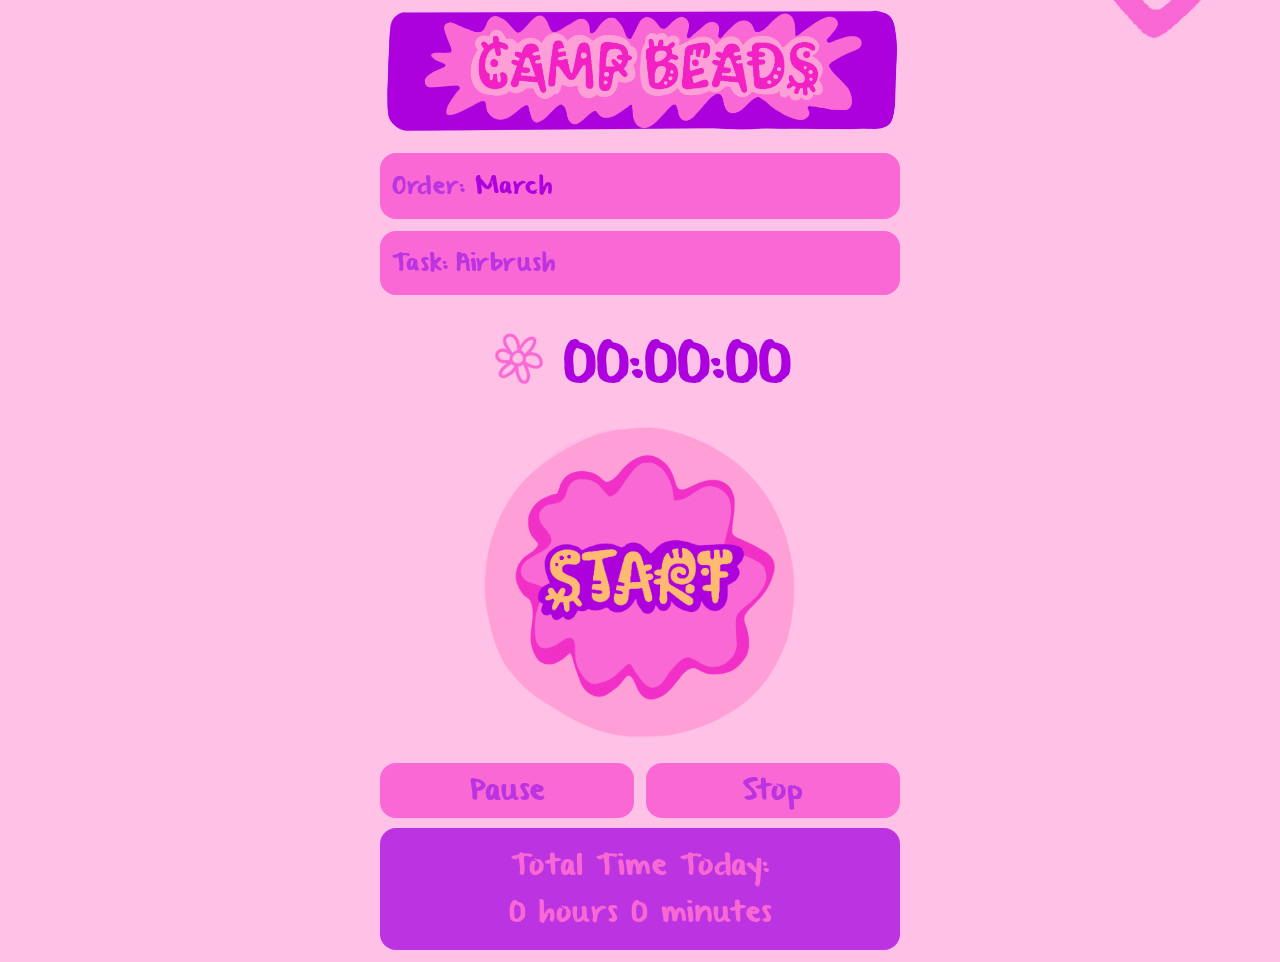
<file: index.html>
<!doctype html>
<html lang="en">
<head>
  <meta charset="utf-8" />
  <meta name="viewport" content="width=device-width, initial-scale=1" />
  <title>Timer</title>
  <link rel="stylesheet" href="style.css" />
</head>
<body>

  <div class="backdrop" id="backdrop" aria-hidden="true"></div>

  <aside class="drawer" id="drawer" aria-label="Menu">
    <div class="drawerEmoji">
      <img src="assets/emojis.png" alt="">
    </div>

    <nav class="drawerMenu">
      <a class="drawerBtn" href="index.html"><img src="assets/timer.png" alt="Timer"></a>
      <a class="drawerBtn" href="entries.html"><img src="assets/entries.png" alt="Entries"></a>
      <a class="drawerBtn" href="analytics.html"><img src="assets/analytics.png" alt="Analytics"></a>
      <a class="drawerBtn" href="export.html"><img src="assets/export.png" alt="Export"></a>
    </nav>
  </aside>

  <div class="timerScreen">

    <div class="container">
      <img src="assets/header.png" class="headerImage" alt="Camp Beads">
    </div>

    <div class="container">
      
        <div class="field">
          <div class="blockPink inlineBlock">
            <span class="prefix">Order:</span>
            <input id="orderInput" class="inlineField" type="text" placeholder="March" />
          </div>
        </div>

        <div class="field">
          <div class="blockPink inlineBlock">
            <span class="prefix">Task:</span>
            <select id="taskSelect" class="inlineField" aria-label="Task"></select>
          </div>
        </div>
      
      </div>

    <div class="timerRow">
      <button class="flowerBtn" id="btnMenu" aria-label="Open menu">
        <img src="assets/flower.png" alt="">
      </button>

      <div id="timerDisplay" class="timerDisplay">00:00:00</div>
    </div>

    <div class="container" style="display:flex; justify-content:center;">
      <button class="startImgBtn" id="btnStart" aria-label="Start">
        <img src="assets/start.png" alt="Start">
      </button>
    </div>

    <div class="container">
      <div class="controlRow">
        <button class="controlBlock blockPink" id="btnPause">Pause</button>
        <button class="controlBlock blockPink" id="btnStop">Stop</button>
      </div>
    </div>

    <div class="container">
      <div class="todayBlock blockToday">
        <div class="todayTitle">Total Time Today:</div>
        <div id="todayTotal" class="todayValue">0 hours 0 minutes</div>
      </div>
    </div>

  </div>

  <div class="sheetBackdrop" id="sheetBackdrop" aria-hidden="true"></div>
  <div class="sheet" id="sheet" role="dialog" aria-modal="true" aria-label="Bead count">
    <div class="sheetHandle"></div>
    <h2 class="sheetTitle">Bead Count</h2>

    <div class="sheetRow">
      <input id="beadCountInput" type="number" min="0" step="1" inputmode="numeric" placeholder="Enter bead count" />

      <div class="sheetBtns">
        <button class="btn" id="btnBeadSkip">Skip</button>
        <button class="btn" id="btnBeadSave">Save</button>
      </div>

      <p class="smallNote" id="sheetNote"></p>
    </div>
  </div>

  <script src="app.js"></script>
  <script>
    initDrawer();

    const orderInput = document.getElementById("orderInput");
    const taskSelect = document.getElementById("taskSelect");
    const timerDisplay = document.getElementById("timerDisplay");
    const btnStart = document.getElementById("btnStart");
    const btnPause = document.getElementById("btnPause");
    const btnStop = document.getElementById("btnStop");
    const todayTotal = document.getElementById("todayTotal");

    const sheetBackdrop = document.getElementById("sheetBackdrop");
    const sheet = document.getElementById("sheet");
    const beadCountInput = document.getElementById("beadCountInput");
    const btnBeadSkip = document.getElementById("btnBeadSkip");
    const btnBeadSave = document.getElementById("btnBeadSave");

    let tickHandle = null;

    function refreshToday() {
      todayTotal.textContent = msToHoursMinutesWords(computeTodayMs(loadEntries(), true));
    }

    function refreshTaskOptions(selected) {
      const tasks = getTasks();
      taskSelect.innerHTML = "";

      tasks.forEach(t => {
        const opt = document.createElement("option");
        opt.value = t;
       opt.textContent = t;
        taskSelect.appendChild(opt);
      });

      const addOpt = document.createElement("option");
      addOpt.value = "__ADD__";
      addOpt.textContent = "Add Task...";
      taskSelect.appendChild(addOpt);

      if (selected && tasks.includes(selected)) {
        taskSelect.value = selected;
      } else if (tasks.length) {
        taskSelect.value = tasks[0];
      }
    }

    function renderTimer() {
      const active = getActiveTimer();
      timerDisplay.textContent = active ? msToHMS(currentElapsedMs(active)) : "00:00:00";
      btnPause.textContent = active && active.isPaused ? "Resume" : "Pause";
      refreshToday();
    }

    function startTicker() {
      if (tickHandle) clearInterval(tickHandle);
      tickHandle = setInterval(renderTimer, 250);
    }

    function stopTicker() {
      if (tickHandle) clearInterval(tickHandle);
      tickHandle = null;
    }

    function openSheet() {
      sheetBackdrop.classList.add("open");
      sheet.classList.add("open");
      beadCountInput.value = "";
      beadCountInput.focus();
    }

    function closeSheet() {
      sheetBackdrop.classList.remove("open");
      sheet.classList.remove("open");
    }

    taskSelect.addEventListener("change", () => {
      if (taskSelect.value === "__ADD__") {
        const v = prompt("New task name:");
        if (v && v.trim()) {
          addTask(v.trim());
          refreshTaskOptions(v.trim());
        } else {
          const s = getSettings();
          refreshTaskOptions(s.activeTask || getTasks()[0] || "");
        }
      }

      const s = getSettings();
      if (taskSelect.value !== "__ADD__") {
        s.activeTask = taskSelect.value;
        saveSettings(s);
      }
    });

    orderInput.addEventListener("change", () => {
      const v = String(orderInput.value || "").trim().replace(/\s+order$/i, "");
      orderInput.value = v;
      const s = getSettings();
      s.activeOrder = v;
      saveSettings(s);
    });

    btnStart.addEventListener("click", () => {
      let order = String(orderInput.value || "").trim().replace(/\s+order$/i, "");
      orderInput.value = order;
      const task = String(taskSelect.value || "").trim();

      if (!order) {
        alert("Enter an order first.");
        orderInput.focus();
        return;
      }

      if (!task || task === "__ADD__") {
        alert("Choose a task first.");
        taskSelect.focus();
        return;
      }

      const active = getActiveTimer();

      if (!active) {
        startNewTimer(order, task);
      } else if (active.isPaused) {
        pauseResumeTimer();
      }

      const s = getSettings();
      s.activeOrder = order;
      s.activeTask = task;
      saveSettings(s);

      startTicker();
      renderTimer();
    });

    btnPause.addEventListener("click", () => {
      const active = getActiveTimer();
      if (!active) return;
      pauseResumeTimer();
      renderTimer();
    });

    btnStop.addEventListener("click", async () => {
      const active = getActiveTimer();
      if (!active) return;

      if (TASKS_REQUIRE_BEAD_COUNT.has(active.task)) {
        openSheet();
      } else {
        await stopTimerAndSave(0);
        closeSheet();
        renderTimer();
      }
    });

    sheetBackdrop.addEventListener("click", closeSheet);

    btnBeadSkip.addEventListener("click", async () => {
      await stopTimerAndSave(0);
      closeSheet();
      renderTimer();
    });

    btnBeadSave.addEventListener("click", async () => {
      await stopTimerAndSave(safeInt(beadCountInput.value, 0));
      closeSheet();
      renderTimer();
    });

    const settings = getSettings();
    orderInput.value = (settings.activeOrder || "").replace(/\s+order$/i, "");
    refreshTaskOptions(settings.activeTask || "");

    if (getActiveTimer()) startTicker();
    else stopTicker();

    renderTimer();

    if (getGitHubToken()) {
      pullFromGitHub().then(() => {
        refreshTaskOptions(taskSelect.value);
        renderTimer();
      }).catch(() => {});
    }

    setInterval(refreshToday, 60000);
  </script>
</body>
</html>
</file>
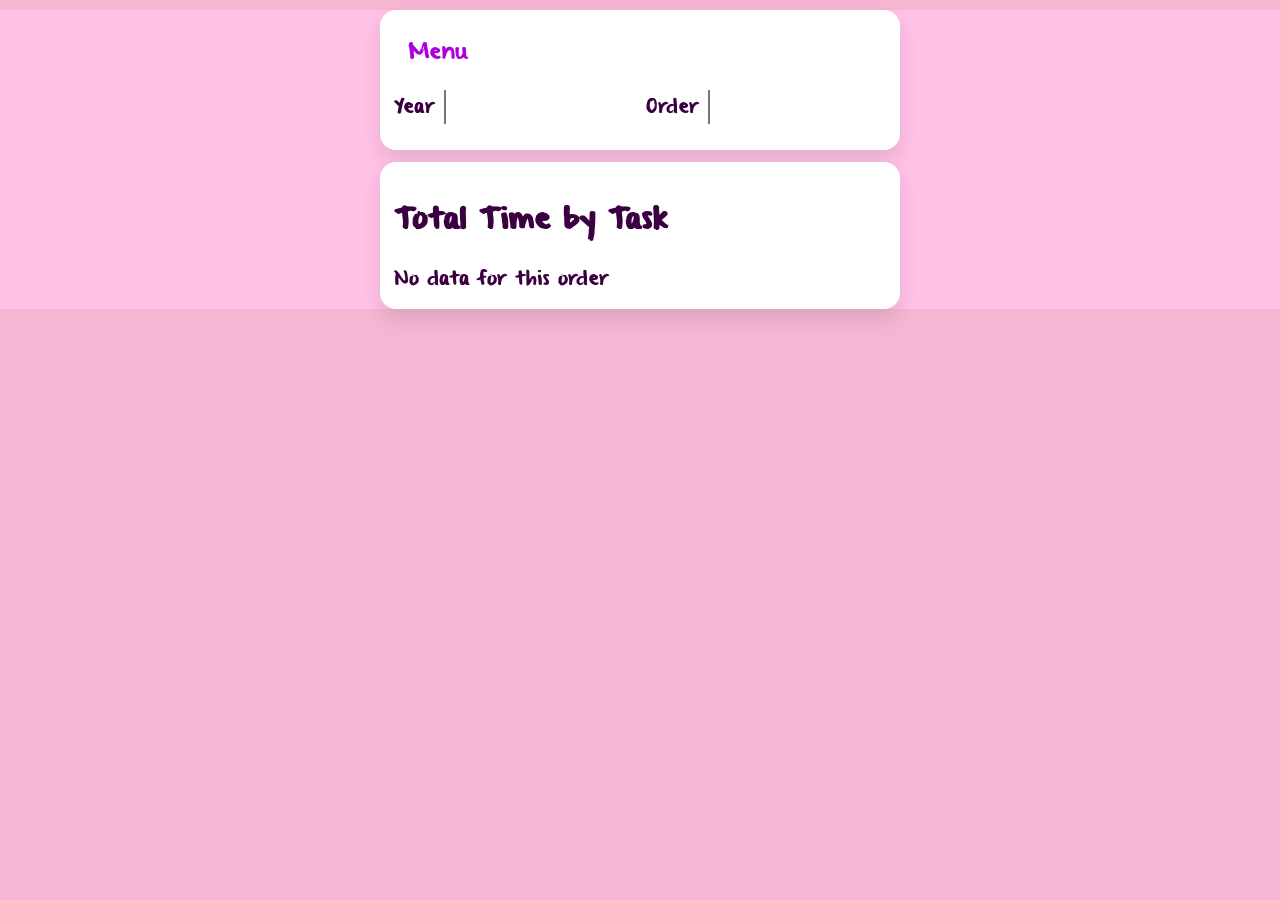
<file: analytics.html>
<!doctype html>
<html lang="en">
<head>
<meta charset="utf-8">
<meta name="viewport" content="width=device-width, initial-scale=1">
<title>Analytics</title>
<link rel="stylesheet" href="style.css">
</head>

<body>

<div class="backdrop" id="backdrop"></div>

<aside class="drawer" id="drawer">
  <div class="drawerEmoji">
    <img src="assets/emojis.png">
  </div>

  <nav class="drawerMenu">
    <a class="drawerBtn" href="index.html"><img src="assets/timer.png"></a>
    <a class="drawerBtn" href="entries.html"><img src="assets/entries.png"></a>
    <a class="drawerBtn" href="analytics.html"><img src="assets/analytics.png"></a>
    <a class="drawerBtn" href="export.html"><img src="assets/export.png"></a>
  </nav>
</aside>

<div class="container">

<div class="card" style="margin-top:10px">

<div class="row">
<button class="btn" id="btnMenu">Menu</button>
</div>

<div class="row" style="margin-top:10px">

<div class="field">
<label>Year</label>
<select id="yearSelect"></select>
</div>

<div class="field">
<label>Order</label>
<select id="orderSelect"></select>
</div>

</div>

</div>

<div class="card chartCard" style="margin-top:12px">

<h2 class="sectionTitle">Total Time by Task</h2>

<div id="chartRows"></div>

</div>

</div>

<script src="app.js"></script>

<script>

initDrawer()

const yearSelect=document.getElementById("yearSelect")
const orderSelect=document.getElementById("orderSelect")
const chartRows=document.getElementById("chartRows")

function fillYearOptions(entries){

const years=[...new Set(entries.map(e=>{
const p=parseMMDDYYYY(e.date)
return p?p.yyyy:null
}).filter(Boolean))].sort((a,b)=>b-a)

yearSelect.innerHTML=""

years.forEach(y=>{
const opt=document.createElement("option")
opt.value=y
opt.textContent=y
yearSelect.appendChild(opt)
})

}

function fillOrderOptions(entries,year){

const orders=[...new Set(entries
.filter(e=>parseMMDDYYYY(e.date)?.yyyy===year)
.map(e=>e.order)
.filter(Boolean))].sort()

orderSelect.innerHTML=""

orders.forEach(o=>{
const opt=document.createElement("option")
opt.value=o
opt.textContent=o
orderSelect.appendChild(opt)
})

}

function renderChart(){

const entries=loadEntries()

const year=parseInt(yearSelect.value)
const order=orderSelect.value

const tasks=getTasks()

const filtered=entries.filter(e=>{
const y=parseMMDDYYYY(e.date)?.yyyy
return y===year && e.order===order
})

const totals={}

tasks.forEach(t=>totals[t]=0)

filtered.forEach(e=>{
totals[e.task]+=Number(e.duration_ms||0)
})

const max=Math.max(...Object.values(totals),1)

chartRows.innerHTML=""

tasks.forEach(task=>{

const ms=totals[task]

if(ms<=0)return

const row=document.createElement("div")
row.className="barRow"

const percent=(ms/max)*100

row.innerHTML=`
<div class="taskLabel">${task}</div>
<div class="barTrack">
<div class="barFill" style="width:${percent}%"></div>
</div>
<div class="barValue">${msToHuman(ms)}</div>
`

chartRows.appendChild(row)

})

if(chartRows.innerHTML===""){
chartRows.innerHTML=`<div class="smallNote">No data for this order</div>`
}

}

function boot(){

const entries=loadEntries()

fillYearOptions(entries)

if(yearSelect.value){
fillOrderOptions(entries,parseInt(yearSelect.value))
}

renderChart()

}

yearSelect.addEventListener("change",()=>{
const entries=loadEntries()
fillOrderOptions(entries,parseInt(yearSelect.value))
renderChart()
})

orderSelect.addEventListener("change",renderChart)

if(getGitHubToken()){
pullFromGitHub().then(boot).catch(boot)
}else{
boot()
}

</script>

</body>
</html>
</file>
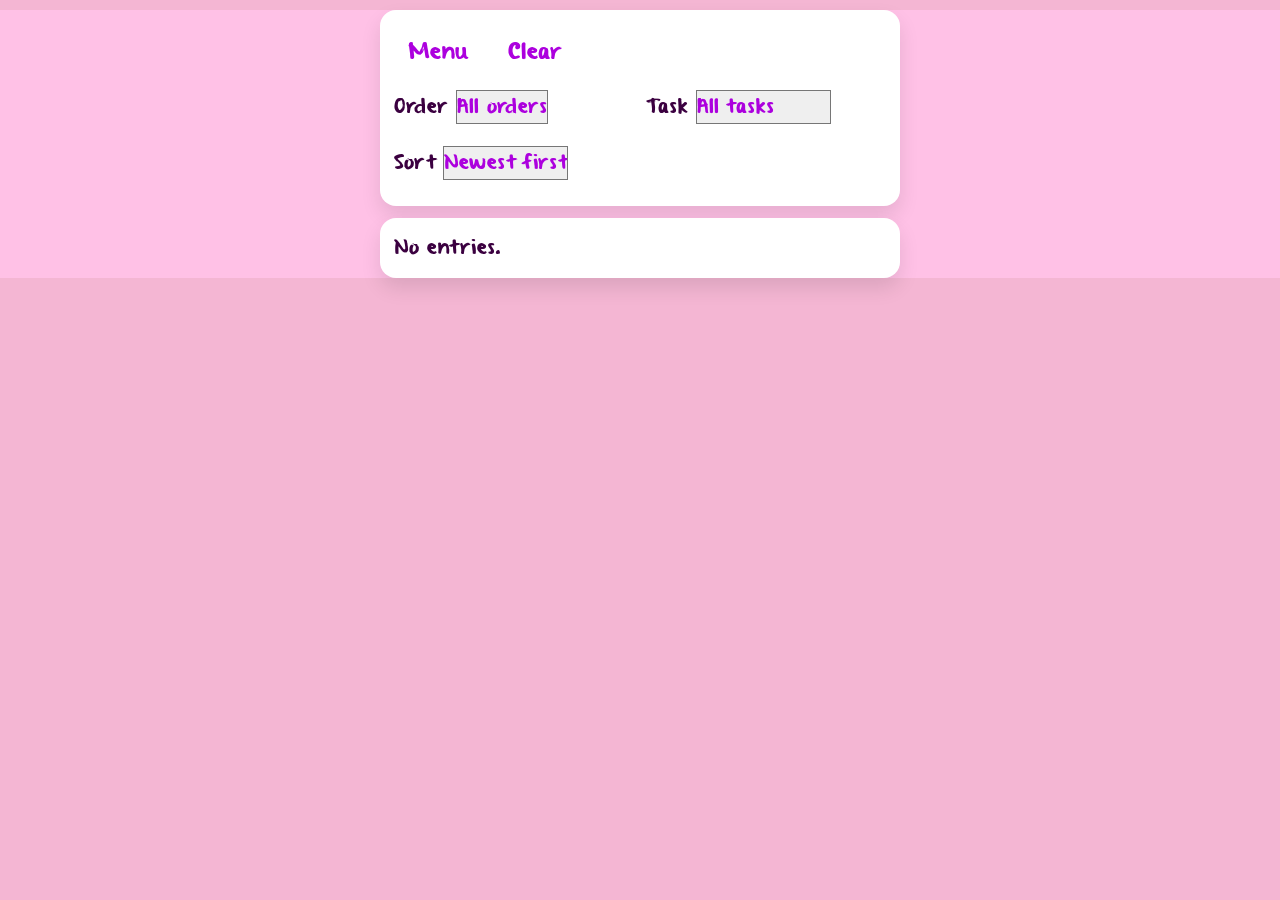
<file: entries.html>
<!doctype html>
<html lang="en">
<head>
  <meta charset="utf-8" />
  <meta name="viewport" content="width=device-width, initial-scale=1" />
  <title>Entries</title>
  <link rel="stylesheet" href="style.css" />
</head>
<body>

  <div class="backdrop" id="backdrop" aria-hidden="true"></div>

  <aside class="drawer" id="drawer" aria-label="Menu">
    <div class="drawerEmoji">
      <img src="assets/emojis.png" alt="">
    </div>

    <nav class="drawerMenu">
      <a class="drawerBtn" href="index.html"><img src="assets/timer.png" alt="Timer"></a>
      <a class="drawerBtn" href="entries.html"><img src="assets/entries.png" alt="Entries"></a>
      <a class="drawerBtn" href="analytics.html"><img src="assets/analytics.png" alt="Analytics"></a>
      <a class="drawerBtn" href="export.html"><img src="assets/export.png" alt="Export"></a>
    </nav>
  </aside>

  <div class="container">

    <div class="card" style="margin-top:10px;">
      <div class="row">
        <button class="btn" id="btnMenu">Menu</button>
        <button class="btn" id="btnClearFilters">Clear</button>
      </div>

      <div class="row" style="margin-top:10px;">
        <div class="field">
          <label for="orderFilter">Order</label>
          <select id="orderFilter"></select>
        </div>

        <div class="field">
          <label for="taskFilter">Task</label>
          <select id="taskFilter"></select>
        </div>
      </div>

      <div class="row" style="margin-top:10px;">
        <div class="field">
          <label for="sortSelect">Sort</label>
          <select id="sortSelect">
            <option value="newest">Newest first</option>
            <option value="oldest">Oldest first</option>
          </select>
        </div>
      </div>
    </div>

    <div class="list" id="entriesList" style="margin-top:12px;"></div>

  </div>

  <div class="sheetBackdrop" id="editBackdrop" aria-hidden="true"></div>
  <div class="sheet" id="editSheet" role="dialog" aria-modal="true" aria-label="Edit entry">
    <div class="sheetHandle"></div>
    <h2 class="sheetTitle">Edit</h2>

    <div class="sheetRow">
      <div class="field">
        <label for="editTask">Task</label>
        <select id="editTask"></select>
      </div>

      <div class="field">
        <label for="editStart">Start time</label>
        <input id="editStart" type="text" placeholder="3:45 PM" />
      </div>

      <div class="field">
        <label for="editEnd">End time</label>
        <input id="editEnd" type="text" placeholder="4:10 PM" />
      </div>

      <div class="field">
        <label for="editBeads">Bead count</label>
        <input id="editBeads" type="number" min="0" step="1" inputmode="numeric" />
      </div>

      <div class="sheetBtns">
        <button class="btn" id="btnEditCancel">Cancel</button>
        <button class="btn" id="btnEditSave">Save</button>
      </div>

      <p class="smallNote" id="editNote"></p>
    </div>
  </div>

  <script src="app.js"></script>
  <script>
    initDrawer();

    const orderFilter = document.getElementById("orderFilter");
    const taskFilter = document.getElementById("taskFilter");
    const sortSelect = document.getElementById("sortSelect");
    const btnClearFilters = document.getElementById("btnClearFilters");
    const entriesList = document.getElementById("entriesList");

    const editBackdrop = document.getElementById("editBackdrop");
    const editSheet = document.getElementById("editSheet");
    const editTask = document.getElementById("editTask");
    const editStart = document.getElementById("editStart");
    const editEnd = document.getElementById("editEnd");
    const editBeads = document.getElementById("editBeads");
    const btnEditCancel = document.getElementById("btnEditCancel");
    const btnEditSave = document.getElementById("btnEditSave");
    const editNote = document.getElementById("editNote");

    let editingId = null;

    function fillFilters() {
      const entries = loadEntries();
      const orders = uniq(
        entries.map(e => String(e.order || "").trim()).filter(Boolean)
      ).sort((a, b) => a.localeCompare(b));

      const tasks = getTasks();

      const prevOrder = orderFilter.value;
      const prevTask = taskFilter.value;

      orderFilter.innerHTML = `<option value="">All orders</option>`;
      orders.forEach(o => {
        const opt = document.createElement("option");
        opt.value = o;
        opt.textContent = o;
        orderFilter.appendChild(opt);
      });
      if ([...orderFilter.options].some(o => o.value === prevOrder)) {
        orderFilter.value = prevOrder;
      }

      taskFilter.innerHTML = `<option value="">All tasks</option>`;
      tasks.forEach(t => {
        const opt = document.createElement("option");
        opt.value = t;
        opt.textContent = t;
        taskFilter.appendChild(opt);
      });
      if ([...taskFilter.options].some(o => o.value === prevTask)) {
        taskFilter.value = prevTask;
      }

      editTask.innerHTML = "";
      tasks.forEach(t => {
        const opt = document.createElement("option");
        opt.value = t;
        opt.textContent = t;
        editTask.appendChild(opt);
      });
    }

    function sortKey(e) {
      const p = parseMMDDYYYY(e.date);
      const y = p ? p.yyyy : 0;
      const m = p ? p.mm : 0;
      const d = p ? p.dd : 0;
      const t = parseHMS(e.end_time);
      const sec = t ? hmsToSeconds(t) : 0;
      return y * 1e9 + m * 1e7 + d * 1e5 + sec;
    }

    function openEdit(entry) {
      editingId = entry.id;
      editTask.value = entry.task || "";
      editStart.value = to12h(entry.start_time);
      editEnd.value = to12h(entry.end_time);
      editBeads.value = String(entry.bead_count ?? 0);
      editNote.textContent = "";

      editBackdrop.classList.add("open");
      editSheet.classList.add("open");
    }

    function closeEdit() {
      editingId = null;
      editBackdrop.classList.remove("open");
      editSheet.classList.remove("open");
    }

    function recomputeDurationMs(startHMS, endHMS) {
      const ps = parseHMS(startHMS);
      const pe = parseHMS(endHMS);
      if (!ps || !pe) return null;

      let s = hmsToSeconds(ps);
      let e = hmsToSeconds(pe);

      if (e < s) e += 86400;

      return (e - s) * 1000;
    }

    async function saveEdit() {
      const entries = loadEntries();
      const idx = entries.findIndex(e => String(e.id) === String(editingId));

      if (idx < 0) {
        editNote.textContent = "Could not find that entry.";
        return;
      }

      const task = String(editTask.value || "").trim();
      const start = parse12h(editStart.value);
      const end = parse12h(editEnd.value);
      const beads = Math.max(0, safeInt(editBeads.value, 0));

      if (!task) {
        editNote.textContent = "Choose a task.";
        return;
      }

      if (!start || !end) {
        editNote.textContent = "Use times like 3:45 PM.";
        return;
      }

      const duration = recomputeDurationMs(start, end);
      if (duration == null) {
        editNote.textContent = "Invalid time.";
        return;
      }

      entries[idx] = {
        ...entries[idx],
        task,
        start_time: start,
        end_time: end,
        bead_count: beads,
        duration_ms: duration
      };

      saveEntries(entries);

      try {
        await syncPullThenPush();
      } catch (e) {}

      closeEdit();
      fillFilters();
      render();
    }

    async function deleteEntry(id) {
      const ok = confirm("Delete this entry?");
      if (!ok) return;

      const entries = loadEntries().filter(e => String(e.id) !== String(id));
      saveEntries(entries);

      try {
        await syncPullThenPush();
      } catch (e) {}

      fillFilters();
      render();
    }

    function render() {
      let entries = loadEntries().slice();

      if (orderFilter.value) {
        entries = entries.filter(e => String(e.order || "").trim() === orderFilter.value);
      }

      if (taskFilter.value) {
        entries = entries.filter(e => String(e.task || "").trim() === taskFilter.value);
      }

      entries.sort((a, b) =>
        sortSelect.value === "oldest"
          ? sortKey(a) - sortKey(b)
          : sortKey(b) - sortKey(a)
      );

      entriesList.innerHTML = "";

      if (!entries.length) {
        entriesList.innerHTML = `<div class="card">No entries.</div>`;
        return;
      }

      entries.forEach(e => {
        const card = document.createElement("div");
        card.className = "entry";

        const left = document.createElement("div");
        left.className = "left";
        left.innerHTML = `
          <div class="main">${e.order} · ${e.task}</div>
          <div class="meta">${e.date} · ${to12h(e.start_time)} – ${to12h(e.end_time)} · ${msToHuman(e.duration_ms)} · Beads: ${e.bead_count ?? 0}</div>
        `;

        const right = document.createElement("div");
        right.className = "right";

        const editBtn = document.createElement("button");
        editBtn.className = "btn";
        editBtn.textContent = "Edit";
        editBtn.addEventListener("click", () => openEdit(e));

        const deleteBtn = document.createElement("button");
        deleteBtn.className = "btn btnDanger";
        deleteBtn.textContent = "Delete";
        deleteBtn.addEventListener("click", () => deleteEntry(e.id));

        right.appendChild(editBtn);
        right.appendChild(deleteBtn);

        card.appendChild(left);
        card.appendChild(right);
        entriesList.appendChild(card);
      });
    }

    orderFilter.addEventListener("change", render);
    taskFilter.addEventListener("change", render);
    sortSelect.addEventListener("change", render);

    btnClearFilters.addEventListener("click", () => {
      orderFilter.value = "";
      taskFilter.value = "";
      sortSelect.value = "newest";
      render();
    });

    editBackdrop.addEventListener("click", closeEdit);
    btnEditCancel.addEventListener("click", closeEdit);
    btnEditSave.addEventListener("click", saveEdit);

    if (getGitHubToken()) {
      pullFromGitHub().then(() => {
        fillFilters();
        render();
      }).catch(() => {
        fillFilters();
        render();
      });
    } else {
      fillFilters();
      render();
    }
  </script>
</body>
</html>
</file>
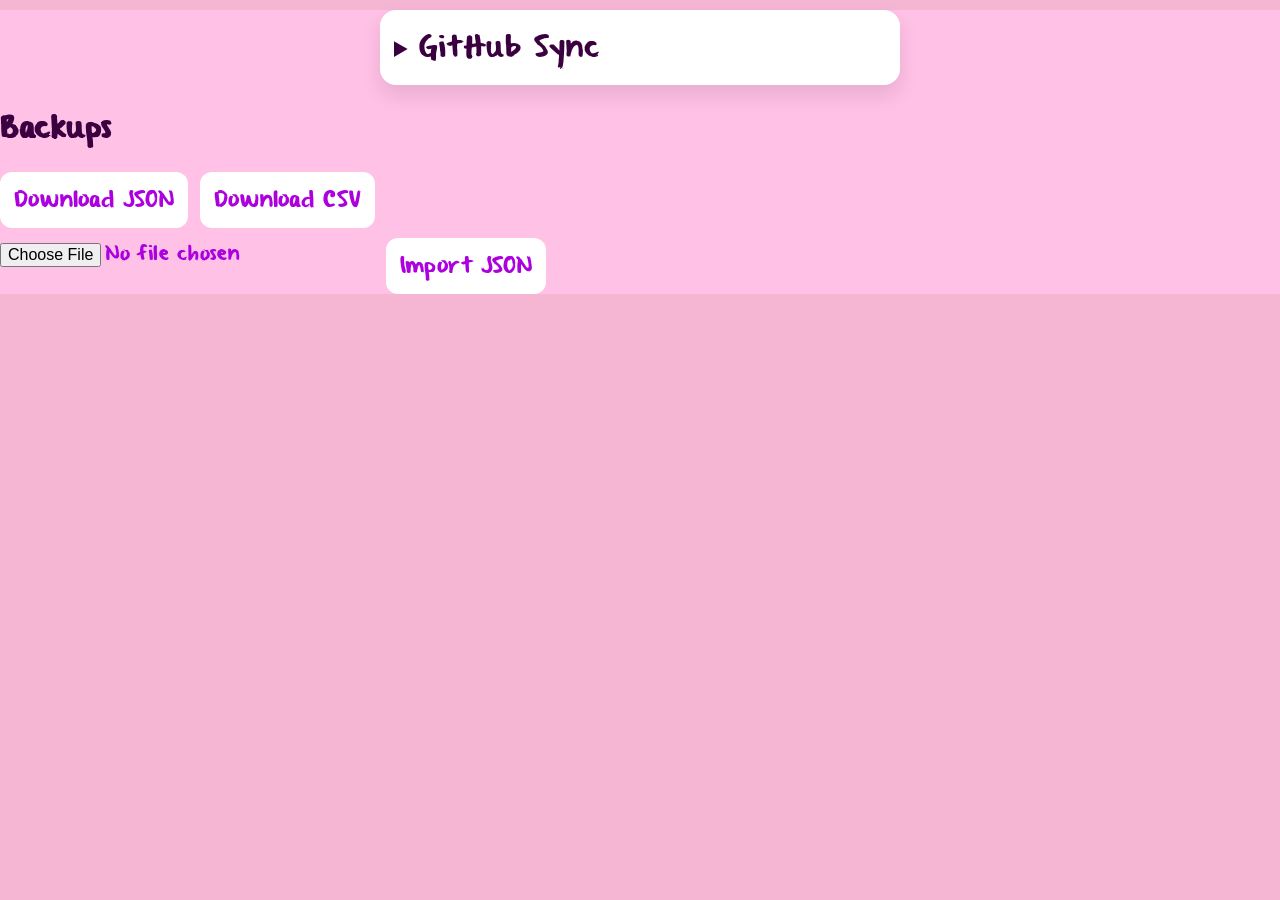
<file: export.html>
<!doctype html>
<html lang="en">
<head>
<meta charset="utf-8">
<meta name="viewport" content="width=device-width, initial-scale=1">
<title>Export</title>
<link rel="stylesheet" href="style.css">
</head>

<body>

<div class="backdrop" id="backdrop"></div>

<aside class="drawer" id="drawer">

<div class="drawerEmoji">
<img src="assets/emojis.png">
</div>

<nav class="drawerMenu">
<a class="drawerBtn" href="index.html"><img src="assets/timer.png"></a>
<a class="drawerBtn" href="entries.html"><img src="assets/entries.png"></a>
<a class="drawerBtn" href="analytics.html"><img src="assets/analytics.png"></a>
<a class="drawerBtn" href="export.html"><img src="assets/export.png"></a>
</nav>

</aside>

<div class="container">

<details class="card" style="margin-top:10px;">
<summary style="cursor:pointer;font-size:24px;">GitHub Sync</summary>

<div class="field" style="margin-top:12px">

<label>GitHub Sync Token</label>

<input
id="tokenInput"
type="password"
placeholder="Paste token here once per device">

</div>

<div class="row" style="margin-top:10px">

<button class="btn" id="btnSaveToken">Save Token</button>

<button class="btn" id="btnPull">Pull Latest</button>

<button class="btn" id="btnPush">Push Now</button>

<button class="btn btnDanger" id="btnClearToken">Forget Token</button>

</div>

<p class="smallNote" id="syncNote" style="margin-top:10px"></p>

</details>

</div>

<h2 class="sectionTitle">Backups</h2>

<div class="row">

<button class="btn" id="btnDownloadJson">
Download JSON
</button>

<button class="btn" id="btnDownloadCsv">
Download CSV
</button>

</div>

<div class="row" style="margin-top:10px">

<input type="file" id="fileInput" accept="application/json">

<button class="btn" id="btnImport">
Import JSON
</button>

</div>

<p class="smallNote" id="backupNote" style="margin-top:10px"></p>

</div>

</div>

<script src="app.js"></script>

<script>

initDrawer()

const tokenInput=document.getElementById("tokenInput")
const btnSaveToken=document.getElementById("btnSaveToken")
const btnPull=document.getElementById("btnPull")
const btnPush=document.getElementById("btnPush")
const btnClearToken=document.getElementById("btnClearToken")
const syncNote=document.getElementById("syncNote")

const btnDownloadJson=document.getElementById("btnDownloadJson")
const btnDownloadCsv=document.getElementById("btnDownloadCsv")
const fileInput=document.getElementById("fileInput")
const btnImport=document.getElementById("btnImport")
const backupNote=document.getElementById("backupNote")

tokenInput.value=getGitHubToken()

function download(filename,text,mime="text/plain"){

const blob=new Blob([text],{type:mime})
const url=URL.createObjectURL(blob)

const a=document.createElement("a")
a.href=url
a.download=filename
a.click()

URL.revokeObjectURL(url)

}

btnSaveToken.addEventListener("click",()=>{

setGitHubToken(tokenInput.value.trim())

syncNote.textContent="Token saved on this device"

})

btnClearToken.addEventListener("click",()=>{

clearGitHubToken()
tokenInput.value=""

syncNote.textContent="Token removed"

})

btnPull.addEventListener("click",async()=>{

try{

await pullFromGitHub()

syncNote.textContent="Pulled latest data"

}catch(e){

syncNote.textContent=e.message

}

})

btnPush.addEventListener("click",async()=>{

try{

await pushToGitHub()

syncNote.textContent="Pushed local data"

}catch(e){

syncNote.textContent=e.message

}

})

btnDownloadJson.addEventListener("click",()=>{

download(
"bead-tracker-backup.json",
JSON.stringify({
exported:new Date().toISOString(),
entries:loadEntries(),
tasks:getTasks()
},null,2),
"application/json"
)

})

btnDownloadCsv.addEventListener("click",()=>{

const entries=loadEntries()

const header=[
"id",
"date",
"order",
"task",
"start_time",
"end_time",
"duration_ms",
"bead_count"
].join(",")

const rows=entries.map(e=>[
e.id,
e.date,
e.order,
`"${e.task}"`,
e.start_time,
e.end_time,
e.duration_ms,
e.bead_count ?? 0
].join(","))

download(
"bead-tracker-entries.csv",
[header,...rows].join("\n"),
"text/csv"
)

})

btnImport.addEventListener("click",async()=>{

const file=fileInput.files?.[0]

if(!file){
backupNote.textContent="Select a JSON file first"
return
}

try{

const text=await file.text()
const data=JSON.parse(text)

const incomingEntries=Array.isArray(data)
?data
:(Array.isArray(data.entries)?data.entries:[])

saveEntries(
mergeEntries(loadEntries(),incomingEntries)
)

backupNote.textContent="Import successful"

}catch{

backupNote.textContent="Invalid file"

}

})

</script>

</body>
</html>
</file>
<file: style.css>
/* =========================
Camp Bead Tracker Styles
========================= */

@font-face {
  font-family: "FromWhereYouAre";
  src: url("assets/FromWhereYouAre.ttf") format("truetype");
}

:root{
  --pink:#F968D4;
  --today:#BC33E2;
  --todayFont:#F768D5;
  --timer:#AC00DE;
  --drawer:#FF9ED9;
}

*{
box-sizing:border-box;
}

body{
margin:0;
font-family:"FromWhereYouAre",sans-serif;
color:#3b0040;

background-image:url("assets/background.jpg");
background-size:cover;
background-position:center;
background-repeat:no-repeat;
background-attachment:scroll;

overflow-x:hidden;
}

/* =========================
LAYOUT
========================= */

.container{
width:92%;
max-width:520px;
margin:auto;
}

.timerScreen{
  min-height:100vh;
  display:flex;
  flex-direction:column;
  align-items:center;
  justify-content:flex-start;
  gap:10px;
  padding-bottom:12px;
}

/* =========================
HEADER
========================= */

.headerImage{
width:100%;
max-width:520px;
display:block;
margin:0 auto;
}

/* =========================
ORDER + TASK
========================= */

.row{
display:flex;
gap:12px;
width:100%;
}

.field{
flex:1;
margin-bottom:12px;
}

.inlineBlock{
display:flex;
align-items:center;
padding:12px;
border-radius:16px;
background:var(--pink);
color:#BC33E2;
font-size:20px;
}

.prefix{
margin-right:8px;
}

.inlineField{
flex:1;
border:none;
background:transparent;
font-size:20px;
outline:none;
}

/* =========================
TIMER
========================= */

.timerRow{
display:flex;
align-items:center;
gap:14px;
}

#timerDisplay{
font-size:48px;
color:var(--timer);
}

/* =========================
FLOWER MENU
========================= */

.flowerBtn{
border:none;
background:none;
padding:0;
cursor:pointer;
}

.flowerBtn img{
width:60px;
}

/* =========================
START BUTTON
========================= */

.startImgBtn{
border:none;
background:none;
cursor:pointer;
}

.startImgBtn img{
width:320px;
max-width:80vw;
}

/* =========================
PAUSE / STOP
========================= */

.controlRow{
display:flex;
gap:12px;
width:100%;
}

.controlBlock{
flex:1;
height:55px;
border:none;
border-radius:16px;
background:var(--pink);
color:#BC33E2;
font-size:24px;
cursor:pointer;
}

/* =========================
TODAY BOX
========================= */

.todayBlock{
width:100%;
border-radius:16px;
padding:14px;
background:var(--today);
text-align:center;
}

.todayTitle{
font-size:24px;
color:var(--todayFont);
}

.todayValue{
font-size:24px;
color:var(--todayFont);
}

/* =========================
CARDS
========================= */

.card{
background:white;
padding:14px;
border-radius:16px;
box-shadow:0 10px 20px rgba(0,0,0,.1);
}

/* =========================
ENTRY LIST
========================= */

.list{
display:flex;
flex-direction:column;
gap:12px;
}

.entry{
display:flex;
justify-content:space-between;
align-items:center;
background:white;
padding:12px;
border-radius:16px;
box-shadow:0 6px 14px rgba(0,0,0,.1);
}

.main{
font-size:20px;
}

.meta{
font-size:15px;
color:#555;
}

/* =========================
BUTTONS
========================= */

.btn{
padding:10px 14px;
border:none;
border-radius:12px;
background:#ffffff;
color:var(--timer);
cursor:pointer;
font-size:18px;
}

.btnDanger{
background:#ffe5e5;
}

/* =========================
SIDEBAR
========================= */

.backdrop{
position:fixed;
inset:0;
background:rgba(0,0,0,.4);
display:none;
z-index:90;
}

.backdrop.open{
display:block;
}

.drawer{
position:fixed;
left:0;
top:0;
height:100%;
width:280px;
background:var(--drawer);
padding:20px;
transform:translateX(-100%);
transition:.25s;
z-index:100;
}

.drawer.open{
transform:translateX(0);
}

.drawerMenu{
display:flex;
flex-direction:column;
gap:18px;
}

.drawerBtn img{
width:240px;
}

.drawerEmoji{
display:flex;
justify-content:center;
margin-bottom:20px;
}

.drawerEmoji img{
width:180px;
}

/* =========================
SLIDE UP SHEET
========================= */

.sheetBackdrop{
position:fixed;
inset:0;
background:rgba(0,0,0,.35);
display:none;
z-index:150;
}

.sheetBackdrop.open{
display:block;
}

.sheet{
position:fixed;
bottom:-100%;
left:0;
right:0;
background:white;
border-radius:20px 20px 0 0;
padding:18px;
transition:.3s;
z-index:200;
}

.sheet.open{
bottom:0;
}

.sheetTitle{
font-size:26px;
text-align:center;
}

.sheetRow{
display:flex;
flex-direction:column;
gap:12px;
}

/* =========================
ANALYTICS BARS
========================= */

.barRow{
display:grid;
grid-template-columns:1fr 2fr auto;
gap:10px;
align-items:center;
margin:10px 0;
}

.barTrack{
height:20px;
background:#eee;
border-radius:10px;
overflow:hidden;
}

.barFill{
background:#AC00DE;
height:100%;
}

.barValue{
font-size:16px;
color:#AC00DE;
}

/* =========================
MOBILE FIX
========================= */

@media (max-width:480px){

.headerImage{
width:100%;
}

.startImgBtn img{
width:280px;
}

#timerDisplay{
font-size:40px;
}

.drawerBtn img{
width:200px;
}

}

.inlineField,
.controlBlock{
  font-family:"FromWhereYouAre", sans-serif !important;
  color:#BC33E2;
}

input,
select,
button{
  -webkit-appearance:none;
  appearance:none;
  font-family:"FromWhereYouAre", sans-serif !important;
  font-size:16px;
  color:#AC00DE
}

#beadCountInput{
  font-size:16px;
}

input::placeholder{
  color:#AC00DE;
}

select{
  color:#AC00DE;
}

option{
  color:#AC00DE;
}

html, body{
  min-height:100%;
  background-color:#f4b6d3;
}
</file>
